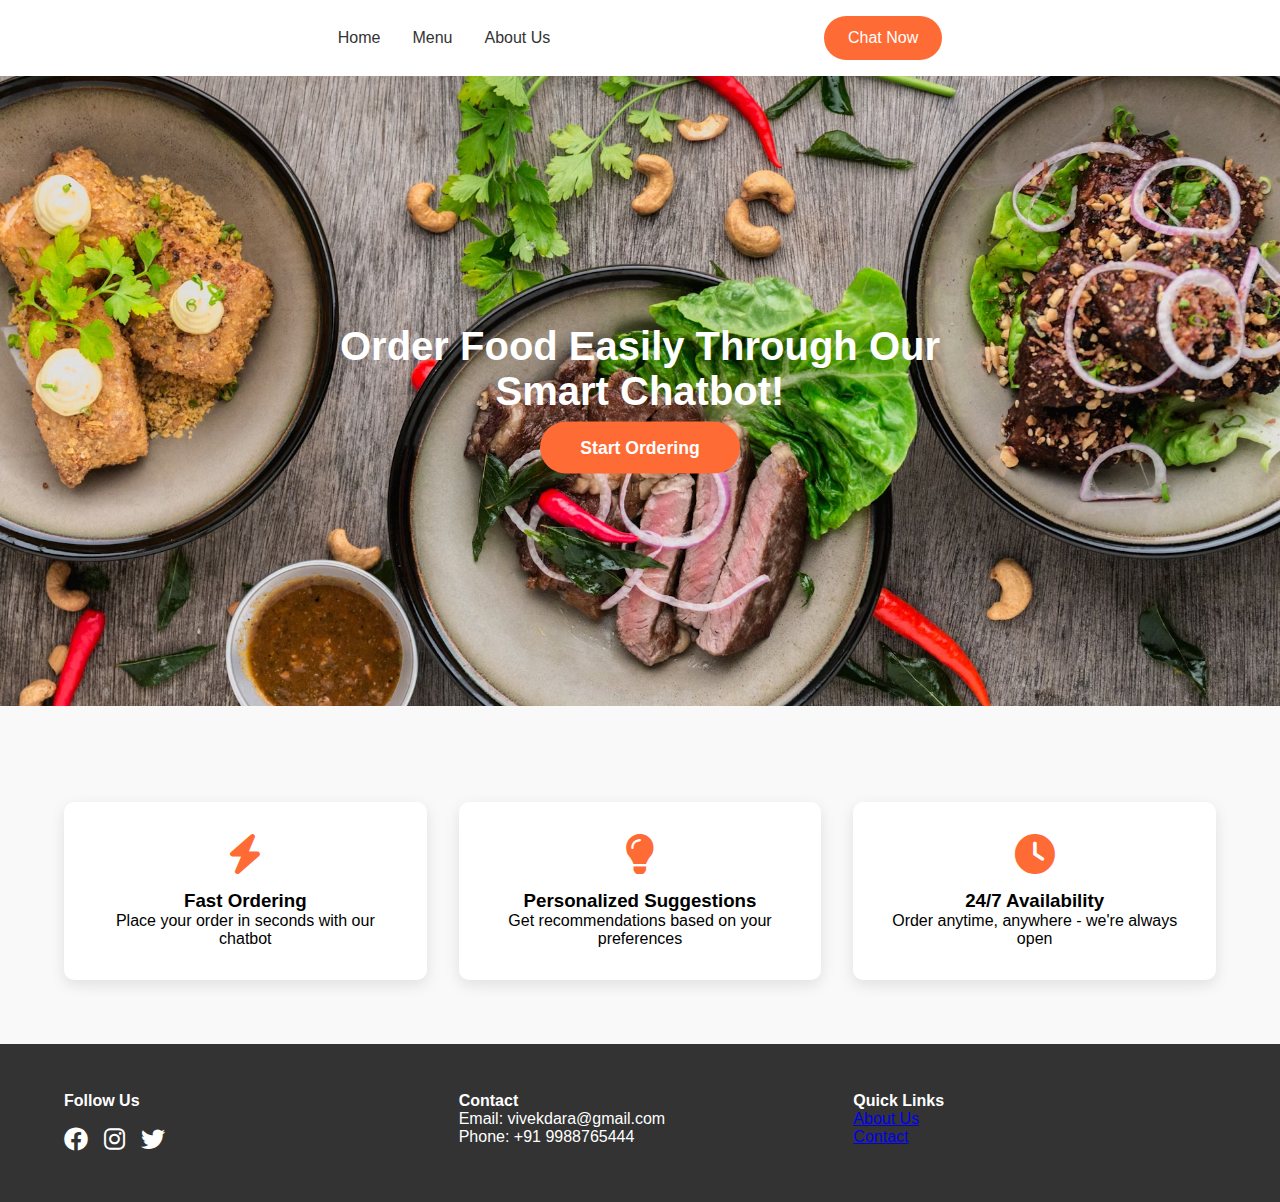
<file: index.html>
<!DOCTYPE html>
<html lang="en">
<head>
    <meta charset="UTF-8">
    <meta name="viewport" content="width=device-width, initial-scale=1.0">
    <title>Skyler Foods</title>
    <link rel="stylesheet" href="style.css">
    <link rel="stylesheet" href="https://cdnjs.cloudflare.com/ajax/libs/font-awesome/6.0.0/css/all.min.css">
</head>
<body>
    <header>
        <nav>
            <a href="menu.html">Home</a>
            <a href="menu.html">Menu</a>
            <a href="#about">About Us</a>
        </nav>
        <a href="Chatbot.html" class="chat-button">Chat Now</a>
    </header>

    <section class="main">
        <div class="main-cont">
            <h1>Order Food Easily Through Our Smart Chatbot!</h1>

            <a href="menu.html" class="order-btn">Start Ordering</a>
        </div>
    </section>

    <section class="features">
        <div class="features-grid">
            <div class="feature-card">
                <i class="fas fa-bolt"></i>
                <h3>Fast Ordering</h3>
                <p>Place your order in seconds with our  chatbot</p>
            </div>

            <div class="feature-card">
                <i class="fas fa-lightbulb"></i>
                <h3>Personalized Suggestions</h3>
                <p>Get recommendations based on your preferences</p>
            </div>

            <div class="feature-card">
                <i class="fas fa-clock"></i>
                <h3>24/7 Availability</h3>
                <p>Order anytime, anywhere - we're always open</p>
            </div>


        </div>
    </section>

    <footer>
        <div class="footer-content">
            <div>
                <h4>Follow Us</h4>
                <div class="social-icons">
                    <a href="#"><i class="fab fa-facebook"></i></a>
                    <a href="https://www.instagram.com/mr__single__420/?hl=en"><i class="fab fa-instagram"></i></a>
                    <a href="#"><i class="fab fa-twitter"></i></a>
                </div>
            </div>
            <div>
                <h4>Contact</h4>
                <p>Email: vivekdara@gmail.com</p>
                <p>Phone: +91 9988765444</p>
            </div>
            <div>
                <h4>Quick Links</h4>
                <!-- <p><a href="#menu">Menu</a></p> -->
                <p><a href="#about">About Us</a></p>
                <p><a href="#contact">Contact</a></p>
            </div>
        </div>
    </footer>

    <!-- <div class="chatbot-icon">
        <a href="Bot.html"  >

            <i class="fas fa-comment-dots"></i>
        </a>
    </div> -->


    <script src="//code.tidio.co/jh8n8k70tjfy0jscd8pcupppewdnyvu5.js" async></script>

</body>
</html>
</file>
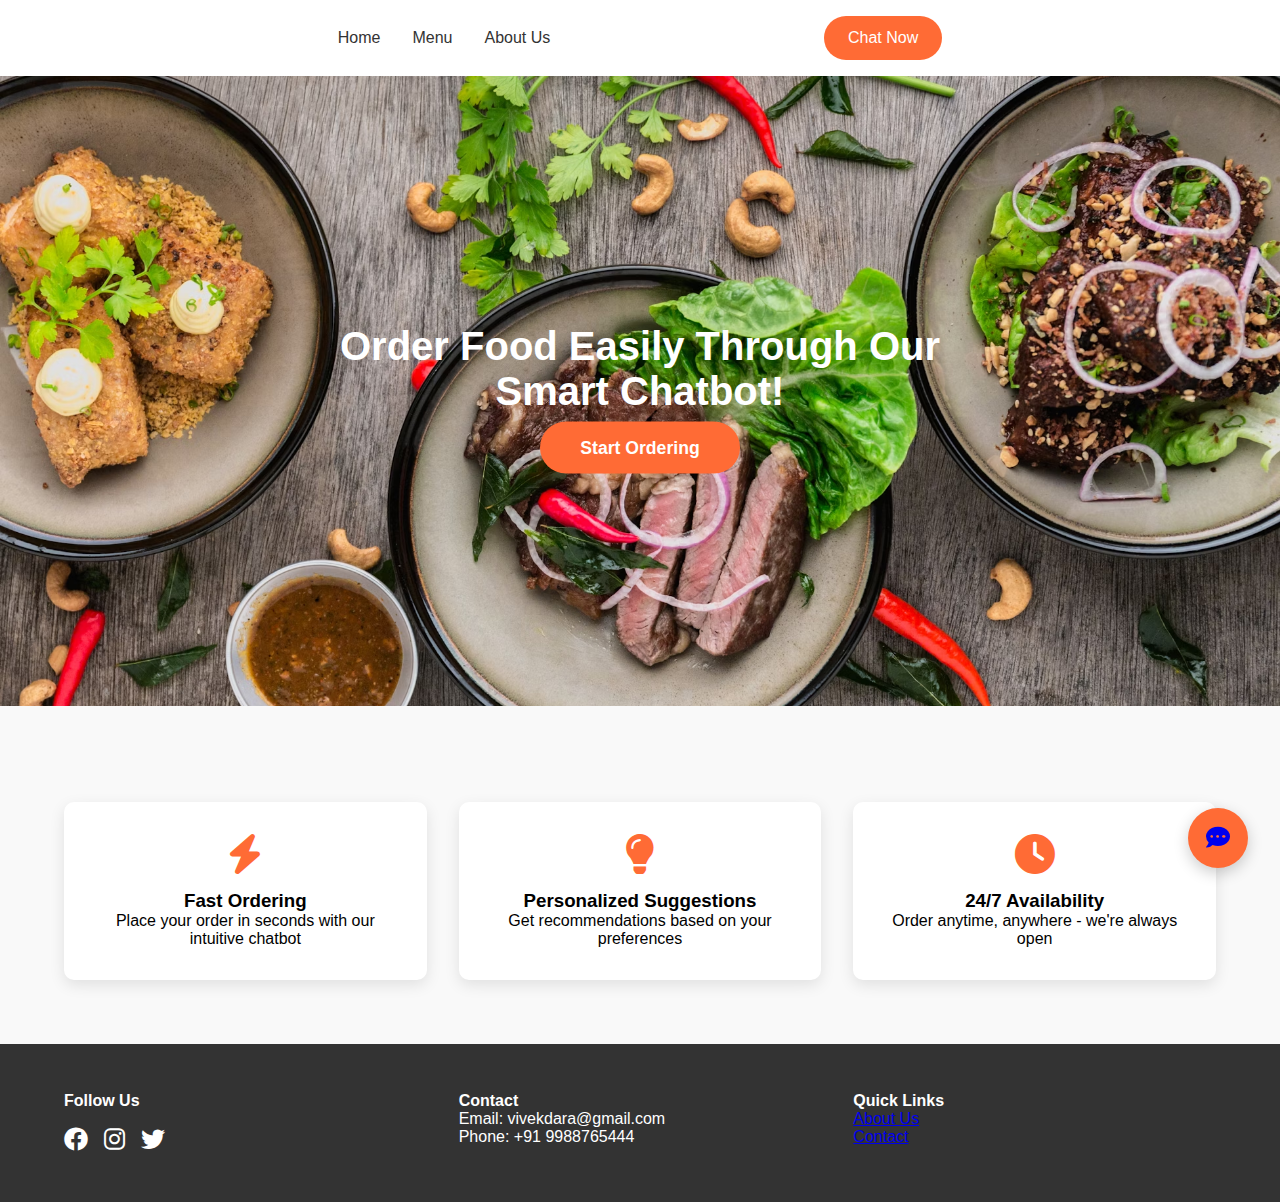
<file: Restaurant.html>
<!DOCTYPE html>
<html lang="en">
<head>
    <meta charset="UTF-8">
    <meta name="viewport" content="width=device-width, initial-scale=1.0">
    <title>MH-Restaurant</title>
    <link rel="stylesheet" href="Restaurant.css">
    <link rel="stylesheet" href="https://cdnjs.cloudflare.com/ajax/libs/font-awesome/6.0.0/css/all.min.css">
    
    
    
</head>
<body>
    <header>
        
        <nav>
            <a href="menu1.html">Home</a>
            <a href="menu1.html">Menu</a>
            <a href="#about">About Us</a>
            <!-- <a href="#contact">Contact</a> -->
        </nav>


        <a href="#chat" class="chat-button">Chat Now</a>
    </header>

    <section class="main">
        <div class="main-cont">
            <h1>Order Food Easily Through Our Smart Chatbot!</h1>

            <a href="demoo.html" class="order-btn">Start Ordering</a>
        </div>

    </section>

    <section class="features">
        <div class="features-grid">
            <div class="feature-card">
                <i class="fas fa-bolt"></i>
                <h3>Fast Ordering</h3>
                <p>Place your order in seconds with our intuitive chatbot</p>
            </div>

            <div class="feature-card">
                <i class="fas fa-lightbulb"></i>
                <h3>Personalized Suggestions</h3>
                <p>Get recommendations based on your preferences</p>
            </div>

            <div class="feature-card">
                <i class="fas fa-clock"></i>
                <h3>24/7 Availability</h3>
                <p>Order anytime, anywhere - we're always open</p>
            </div>


        </div>
    </section>

    <footer>
        <div class="footer-content">
            <div>
                <h4>Follow Us</h4>
                <div class="social-icons">
                    <a href="#"><i class="fab fa-facebook"></i></a>
                    <a href="https://www.instagram.com/mr__single__420/?hl=en"><i class="fab fa-instagram"></i></a>
                    <a href="#"><i class="fab fa-twitter"></i></a>
                </div>
            </div>
            <div>
                <h4>Contact</h4>
                <p>Email: vivekdara@gmail.com</p>
                <p>Phone: +91 9988765444</p>
            </div>
            <div>
                <h4>Quick Links</h4>
                <!-- <p><a href="#menu">Menu</a></p> -->
                <p><a href="#about">About Us</a></p>
                <p><a href="#contact">Contact</a></p>
            </div>
        </div>
    </footer>

    <div class="chatbot-icon">
        <a href="menu.html"  >

            <i class="fas fa-comment-dots"></i>
        </a>
    </div>



</body>
</html>
</file>
<file: style.css>
* {
    margin: 0;
    padding: 0;
    box-sizing: border-box;
    font-family: 'Arial', sans-serif;
}


header {
    background: #fff;
    padding: 1rem 5%;
    display: flex;
    justify-content: space-evenly;
    align-items: center;
}



nav {
    display: flex;
    gap: 2rem;
}

nav a {
    text-decoration: none;
    color: #333;
    font-weight: 500;
}



.chat-button {
    background: #ff6b35;
    color: white;
    padding: 0.8rem 1.5rem;
    border-radius: 25px;
    text-decoration: none;
}


.main {
    height: 70vh;

    background: url('img/main-back.avif');

    background-size: cover;
    background-position: center;
    position: relative;
    
}

.main-cont {
    position: absolute;
    
    top: 50%;
    left: 50%; 
     transform: translate(-50%, -50%);
    text-align: center;
    color: white;
}

.main-cont h1 {
    font-size: 2.5rem;
    margin-bottom: 1.5rem;
}

.order-btn {
    background: #ff6b35;
    color: white;
    padding: 1rem 2.5rem;
    border-radius: 30px;
    text-decoration: none;
    font-weight: bold;
    font-size: 1.1rem;
}


.features {
    padding: 4rem 5%;
    background: #f9f9f9;
}

.features-grid {
    display: grid;
    grid-template-columns: repeat(auto-fit, minmax(250px, 1fr));
    gap: 2rem;
    margin-top: 2rem;
}

.feature-card {
    background: white;
    padding: 2rem;
    border-radius: 10px;
    text-align: center;
    box-shadow: 0 5px 15px rgba(0,0,0,0.1);
}

.feature-card i {
    font-size: 2.5rem;
    color: #ff6b35;
    margin-bottom: 1rem;
}


.chatbot-icon {
    position: fixed;
    bottom: 2rem;
    right: 2rem;
    background: #ff6b35;

    /* color: white; */
    font-size: 1.5rem;

    width: 60px;
    height: 60px;
    border-radius: 50%;
    display: flex;
    align-items: center;
    justify-content: center;
    cursor: pointer;
    box-shadow: 0 5px 15px rgba(0,0,0,0.2);
}




footer {
    background: #333;
    color: white;
    padding: 3rem 5%;
}

.footer-content {
    display: grid;
    grid-template-columns: repeat(auto-fit, minmax(200px, 1fr));
    gap: 2rem;
}

.social-icons {
    display: flex;
    gap: 1rem;
    margin-top: 1rem;
}

.social-icons a {
    color: white;
    font-size: 1.5rem;
}


@media (max-width: 768px) {
    nav {
        display: flex;
    }

    .hero-content h1 {
        font-size: 1.8rem;
        padding: 0 1rem;
    }

    .features-grid {
        grid-template-columns: 1fr;
    }
}

@media (max-width: 480px) {
    .hero {
        height: 50vh;
    }

    .hero-content h1 {
        font-size: 1.5rem;
    }

    .order-btn {
        padding: 0.8rem 1.5rem;
        font-size: 1rem;
    }

    .chatbot-icon {
        width: 35px;
        height: 30px;
        bottom: 1rem;
        right: 1rem;
        
    }
}
</file>
<file: Restaurant.css>
* {
    margin: 0;
    padding: 0;
    box-sizing: border-box;
    font-family: 'Arial', sans-serif;
}


header {
    background: #fff;
    padding: 1rem 5%;
    display: flex;
    justify-content: space-evenly;
    align-items: center;
}



nav {
    display: flex;
    gap: 2rem;
}

nav a {
    text-decoration: none;
    color: #333;
    font-weight: 500;
}



.chat-button {
    background: #ff6b35;
    color: white;
    padding: 0.8rem 1.5rem;
    border-radius: 25px;
    text-decoration: none;
}


.main {
    height: 70vh;

    background: url('img/main-back.avif');

    background-size: cover;
    background-position: center;
    position: relative;
    
}

.main-cont {
    position: absolute;
    
    top: 50%;
    left: 50%; 
     transform: translate(-50%, -50%);
    text-align: center;
    color: white;
}

.main-cont h1 {
    font-size: 2.5rem;
    margin-bottom: 1.5rem;
}

.order-btn {
    background: #ff6b35;
    color: white;
    padding: 1rem 2.5rem;
    border-radius: 30px;
    text-decoration: none;
    font-weight: bold;
    font-size: 1.1rem;
}


.features {
    padding: 4rem 5%;
    background: #f9f9f9;
}

.features-grid {
    display: grid;
    grid-template-columns: repeat(auto-fit, minmax(250px, 1fr));
    gap: 2rem;
    margin-top: 2rem;
}

.feature-card {
    background: white;
    padding: 2rem;
    border-radius: 10px;
    text-align: center;
    box-shadow: 0 5px 15px rgba(0,0,0,0.1);
}

.feature-card i {
    font-size: 2.5rem;
    color: #ff6b35;
    margin-bottom: 1rem;
}


.chatbot-icon {
    position: fixed;
    bottom: 2rem;
    right: 2rem;
    background: #ff6b35;

    /* color: white; */
    font-size: 1.5rem;

    width: 60px;
    height: 60px;
    border-radius: 50%;
    display: flex;
    align-items: center;
    justify-content: center;
    cursor: pointer;
    box-shadow: 0 5px 15px rgba(0,0,0,0.2);
}




footer {
    background: #333;
    color: white;
    padding: 3rem 5%;
}

.footer-content {
    display: grid;
    grid-template-columns: repeat(auto-fit, minmax(200px, 1fr));
    gap: 2rem;
}

.social-icons {
    display: flex;
    gap: 1rem;
    margin-top: 1rem;
}

.social-icons a {
    color: white;
    font-size: 1.5rem;
}


@media (max-width: 768px) {
    nav {
        display: flex;
    }

    .hero-content h1 {
        font-size: 1.8rem;
        padding: 0 1rem;
    }

    .features-grid {
        grid-template-columns: 1fr;
    }
}

@media (max-width: 480px) {
    .hero {
        height: 50vh;
    }

    .hero-content h1 {
        font-size: 1.5rem;
    }

    .order-btn {
        padding: 0.8rem 1.5rem;
        font-size: 1rem;
    }

    .chatbot-icon {
        width: 35px;
        height: 30px;
        bottom: 1rem;
        right: 1rem;
        
    }
}
</file>
